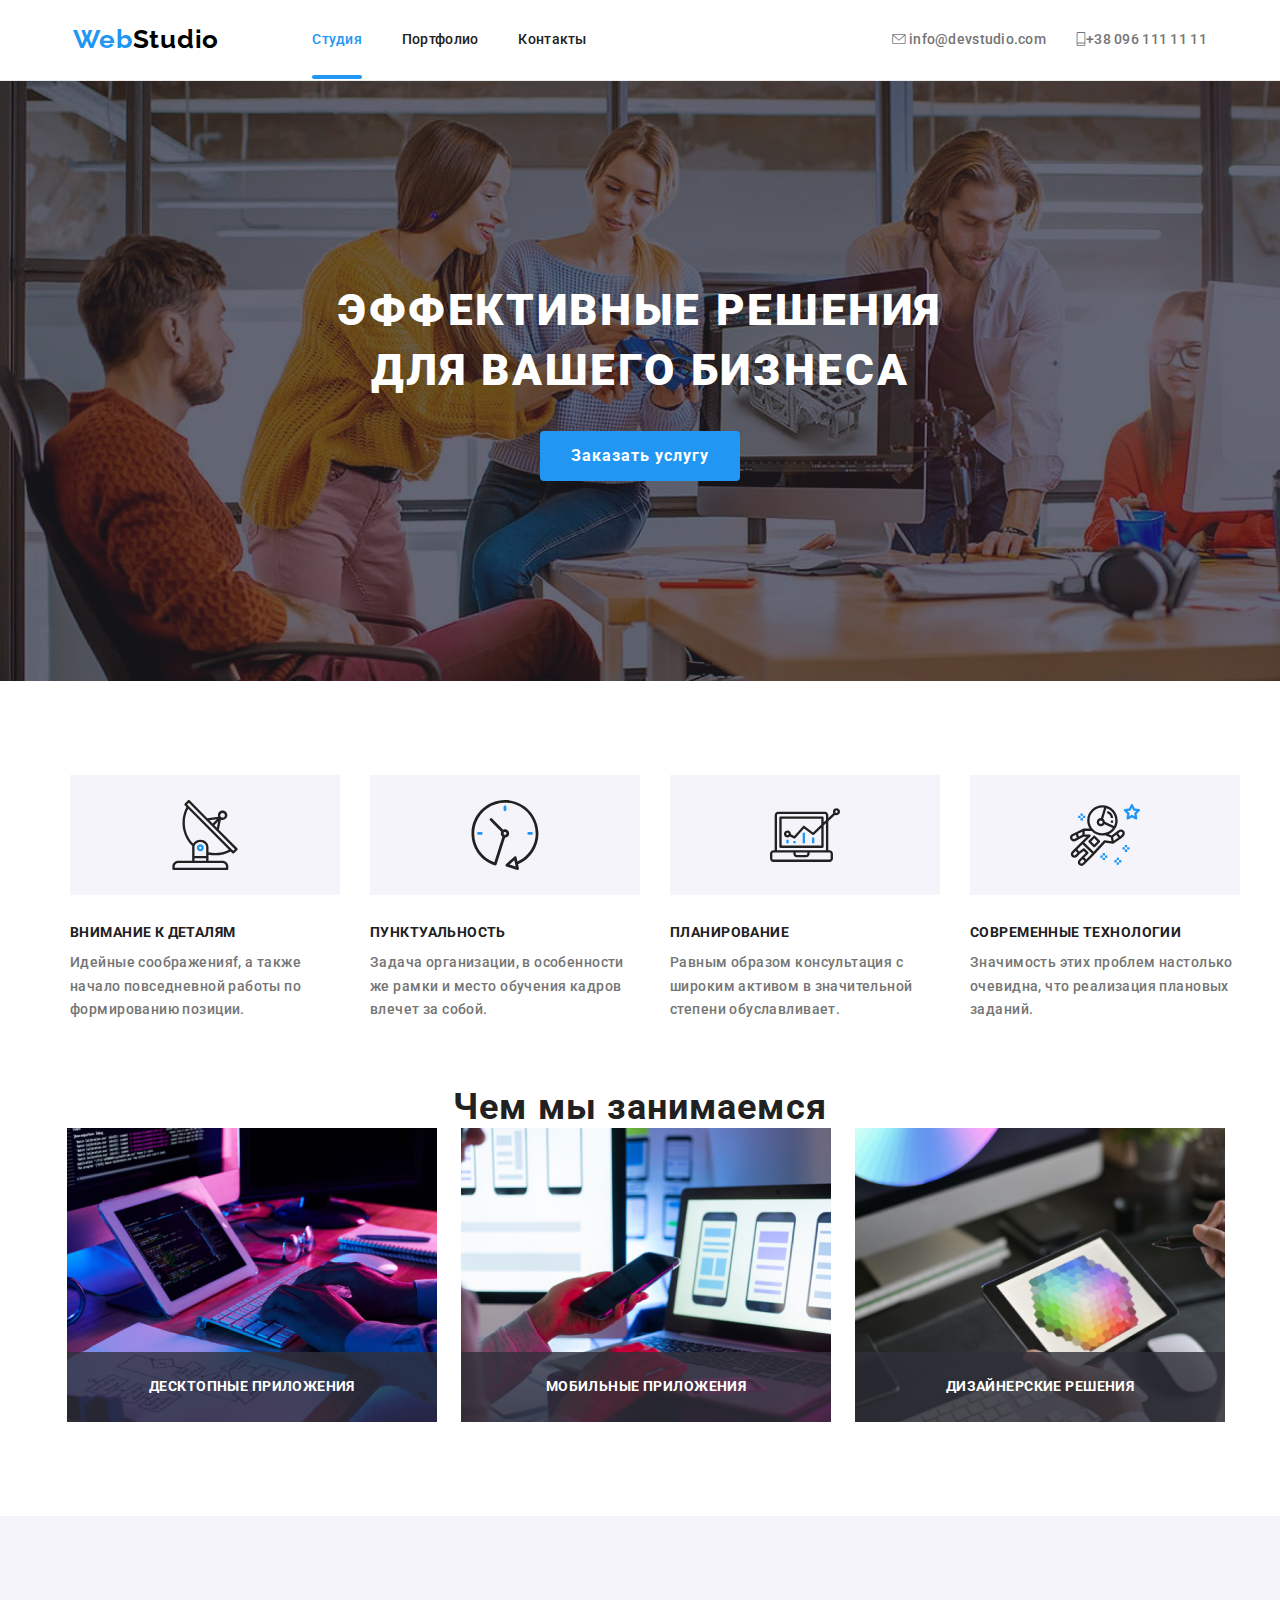
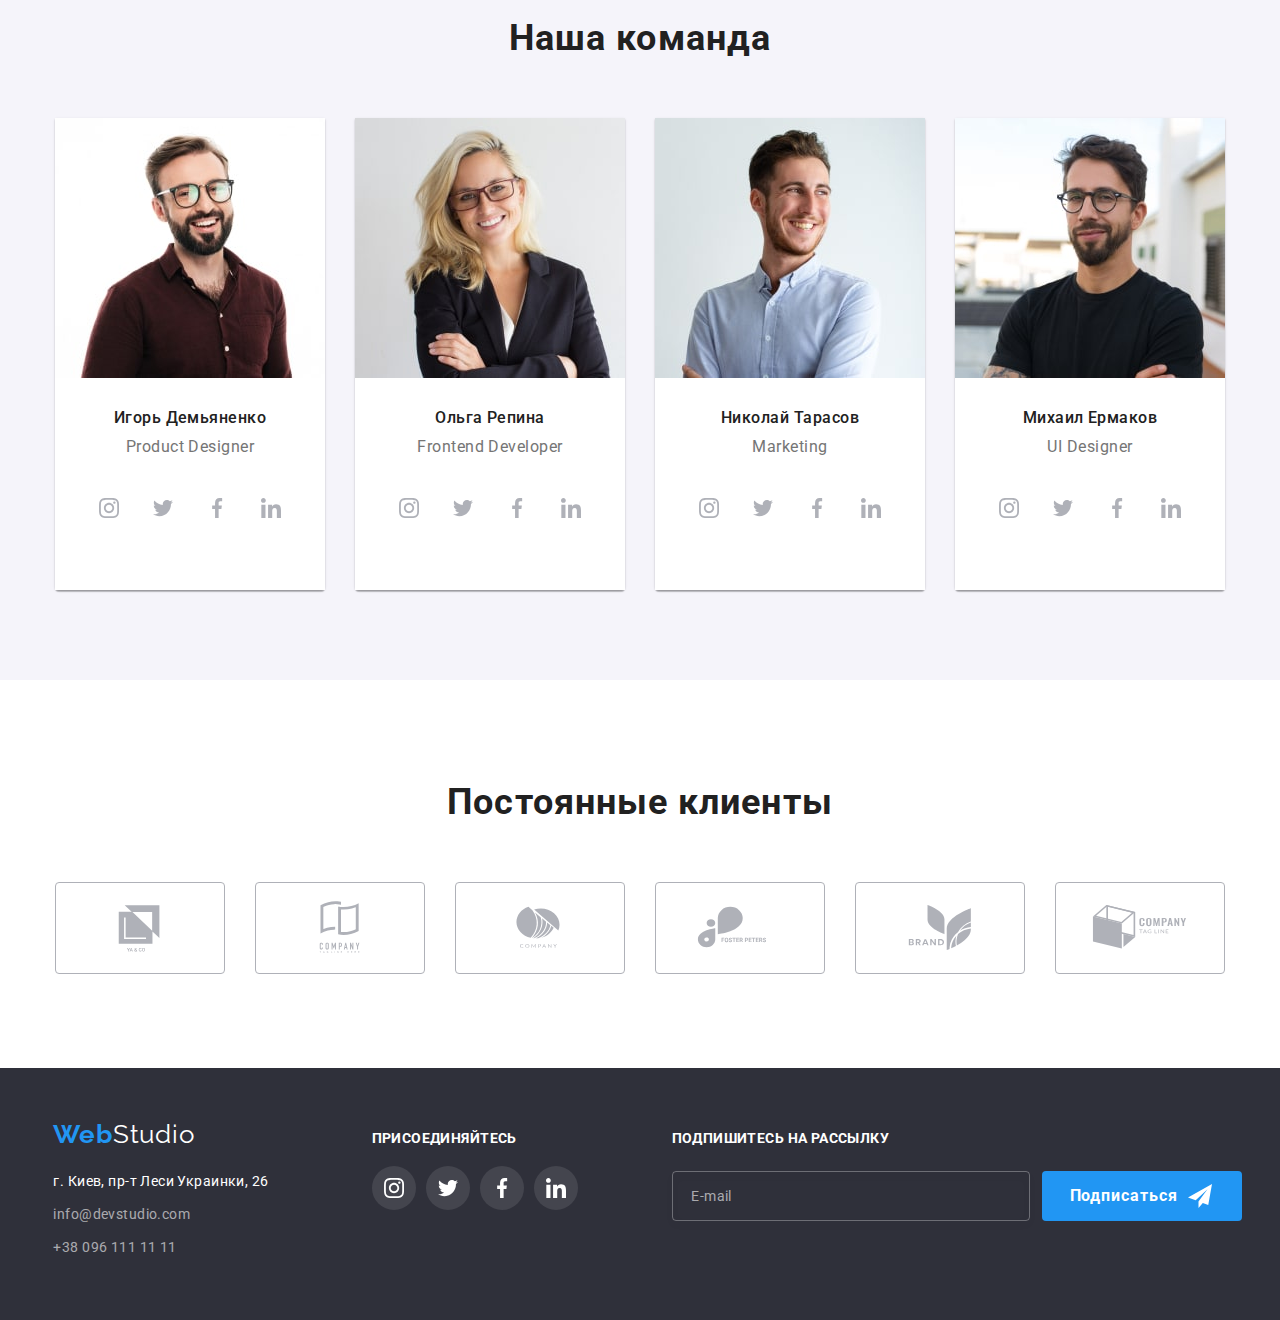
<file: index.html>
<!DOCTYPE html>
<html lang="ru">

<head>
    <meta charset="UTF-8" />
    <meta name="viewport" content="width=device-width, initial-scale=1.0" />
    <meta http-equiv="X-UA-Compatible" content="IE=edge" />
    <meta name="viewport" content="width=device-width, initial-scale=1.0" />
    <title>WebStudio</title>
    <link rel="preconnect" href="https://fonts.googleapis.com" />
    <link rel="preconnect" href="https://fonts.gstatic.com" crossorigin />
    <link href="https://fonts.googleapis.com/css2?family=Raleway:wght@700&family=Roboto:wght@400;500;700;900&display=swap" rel="stylesheet" />
    <link rel="stylesheet" href="https://cdnjs.cloudflare.com/ajax/libs/modern-normalize/0.6.0/modern-normalize.min.css" />
    <link rel="stylesheet" href="./css/main.min.css" />
    <style></style>
</head>

<body>
    <header class="header-con">
        <div class="header-con__container">
            <nav class="header-con__nav">
                <a href="./index.html" class="header-con__logo">
                    <span class="header-con__logoweb">Web</span>Studio
                </a>
                <div class="menu-container" id="menu-container" data-menu>
                    <ul class="header-con__nav-menu-btnlist">
                        <li>
                            <a href="./index.html" class="linkcolor current"> Студия </a>
                        </li>
                        <li>
                            <a href="./portfolio.html" class="linkcolor"> Портфолио </a>
                        </li>
                        <li>
                            <a href="" class="linkcolor"> Контакты </a>
                        </li>
                    </ul>
                    <div class="header-con__menu">
                        <ul class="header-con__nav-menu-contlist">
                            <li>
                                <a href="tel:+380961111111" class="contactcolor">
                    +38 096 111 11 11
                  </a>
                            </li>
                            <li>
                                <a href="mailto:info@devstudio.com" class="contactcolor">
                    info@devstudio.com
                  </a>
                            </li>
                        </ul>
                        <ul class="header-con__nav-menu-soclist">
                            <li>
                                <a href="#">Instagram</a>
                            </li>
                            <li>
                                <a href="#">Twitter</a>
                            </li>
                            <li>
                                <a href="#">Facebook</a>
                            </li>
                            <li>
                                <a href="#">LinkedIn</a>
                            </li>
                        </ul>
                    </div>
                </div>
                <button type="button" class="menu-button" aria-expanded="false" aria-controls="menu-container" data-menu-button>
            <svg
              width="40"
              height="40"
              aria-label="Переключатель мобильного меню"
            >
              <use
                class="icon-cross"
                href="./images/sprite.svg#icon-closef"
              ></use>
              <use class="icon-menu" href="./images/sprite.svg#icon-menu"></use>
            </svg>
          </button>

                <ul class="header-con__nav-list">
                    <li>
                        <a href="./index.html" class="header-con__buttons linkcolor current">
                Студия
              </a>
                    </li>
                    <li>
                        <a href="./portfolio.html" class="header-con__buttons linkcolor">
                Портфолио
              </a>
                    </li>
                    <li>
                        <a href="" class="header-con__buttons linkcolor"> Контакты </a>
                    </li>
                </ul>
                <ul class="headercontacts">
                    <li>
                        <a href="mailto:info@devstudio.com" class="header-con__buttons contactcolor">
                            <svg class="icon-mail" width="14" height="10">
                  <use href="./images/sprite.svg#icon-mail"></use>
                </svg> info@devstudio.com
                        </a>
                    </li>
                    <li>
                        <a href="tel:+380961111111" class="header-con__buttons contactcolor">
                            <svg class="icon-phone" width="10" height="14">
                  <use href="./images/sprite.svg#icon-phone"></use>
                </svg> +38 096 111 11 11
                        </a>
                    </li>
                </ul>
            </nav>
        </div>
    </header>
    <main>
        <!-- Baner========================================================================= -->
        <section class="baner">
            <div class="bgbaner">
                <h1 class="banertitle">
                    Эффективные решения<br /> для вашего бизнеса
                </h1>
                <button data-open-modal class="banerbutton" type="button">
            Заказать услугу
          </button>
            </div>
        </section>
        <!-- highlights========================================================================= -->
        <section class="highlights">
            <div class="container">
                <h2 style="visibility: hidden; position: absolute">
                    Наши сильные стороны
                </h2>
                <ul>
                    <li>
                        <div class="highbgicon">
                            <svg class="icon-detail" width="70" height="70">
                  <use href="./images/sprite.svg#icon-detail"></use>
                </svg>
                        </div>
                        <h3 class="hightitle">Внимание к деталям</h3>
                        <p>
                            Идейные соображенияf, а также начало повседневной работы по формированию позиции.
                        </p>
                    </li>
                    <li>
                        <div class="highbgicon">
                            <svg class="icon-detail" width="70" height="70">
                  <use href="./images/sprite.svg#icon-punctual"></use>
                </svg>
                        </div>
                        <h3 class="hightitle">Пунктуальность</h3>
                        <p>
                            Задача организации, в особенности же рамки и место обучения кадров влечет за собой.
                        </p>
                    </li>
                    <li>
                        <div class="highbgicon">
                            <svg class="icon-detail" width="70" height="70">
                  <use href="./images/sprite.svg#icon-planing"></use>
                </svg>
                        </div>
                        <h3 class="hightitle">Планирование</h3>
                        <p>
                            Равным образом консультация с широким активом в значительной степени обуславливает.
                        </p>
                    </li>
                    <li>
                        <div class="highbgicon">
                            <svg class="icon-detail" width="70" height="70">
                  <use href="./images/sprite.svg#icon-modtech"></use>
                </svg>
                        </div>
                        <h3 class="hightitle">Современные технологии</h3>
                        <p>
                            Значимость этих проблем настолько очевидна, что реализация плановых заданий.
                        </p>
                    </li>
                </ul>
            </div>
        </section>
        <!-- what we do================================================================================== -->
        <section class="whatwedo">
            <div class="container">
                <h2 class="whatwedotitle">Чем мы занимаемся</h2>
                <ul>
                    <li>
                        <img src="./images/keyb.jpg" alt="keyboards" width="370" />
                        <p class="whatwedotext">Десктопные приложения</p>
                    </li>
                    <li>
                        <img src="./images/phone.jpg" alt="phones" width="370" />
                        <p class="whatwedotext">Мобильные приложения</p>
                    </li>
                    <li>
                        <img src="./images/hex.jpg" alt="hexagons" width="370" />
                        <p class="whatwedotext">Дизайнерские решения</p>
                    </li>
                </ul>
            </div>
        </section>
        <!-- team================================================================================== -->
        <section class="team">
            <div class="container-con">
                <div class="container">
                    <h2 class="teamtitle">Наша команда</h2>
                    <ul class="teamlist">
                        <li>
                            <picture>
                                <source srcset="
                      ./images/our-team/img1-desktop-1x.jpg 1x,
                      ./images/our-team/img1-desktop-2x.jpg 2x
                    " media="(min-width: 1200px)" />
                                <source srcset="
                      ./images/our-team/img1-tablet-1x.jpg 1x,
                      ./images/our-team/img1-tablet-2x.jpg 2x
                    " media="(min-width: 768px)" />
                                <source srcset="
                      ./images/our-team/img1-mob-1x.jpg 1x,
                      ./images/our-team/img1-mob-2x.jpg 2x
                    " media="(min-width: 320px)" />
                                <img src="./images/igor.jpg" alt="Product Designer

" width="270" height="360" />
                            </picture>
                            <!-- <img src="./images/igor.jpg" alt="Igor" width="270" /> -->
                            <div class="teamcont">
                                <h3 class="teammember">Игорь Демьяненко</h3>
                                <p class="teamrole">Product Designer</p>
                            </div>
                            <div class="sociallink">
                                <ul>
                                    <li class="item">
                                        <a href="#" class="soclink"><svg class="icon" width="20" height="20">
                          <use
                            href="./images/sprite.svg#icon-instagram"
                          ></use></svg
                      ></a>
                                    </li>
                                    <li class="item">
                                        <a href="#" class="soclink"><svg class="icon" width="20" height="20">
                          <use
                            href="./images/sprite.svg#icon-twitter"
                          ></use></svg
                      ></a>
                                    </li>
                                    <li class="item">
                                        <a href="#" class="soclink"><svg class="icon" width="20" height="20">
                          <use
                            href="./images/sprite.svg#icon-facebook"
                          ></use></svg
                      ></a>
                                    </li>
                                    <li class="item">
                                        <a href="#" class="soclink"><svg class="icon" width="20" height="20">
                          <use
                            href="./images/sprite.svg#icon-linkedin"
                          ></use></svg
                      ></a>
                                    </li>
                                </ul>
                            </div>
                        </li>
                        <li>
                            <picture>
                                <source srcset="
                      ./images/our-team/img2-desktop-1x.jpg 1x,
                      ./images/our-team/img2-desktop-2x.jpg 2x
                    " media="(min-width: 1200px)" />
                                <source srcset="
                      ./images/our-team/img2-tablet-1x.jpg 1x,
                      ./images/our-team/img2-tablet-2x.jpg 2x
                    " media="(min-width: 768px)" />
                                <source srcset="
                      ./images/our-team/img2-mob-1x.jpg 1x,
                      ./images/our-team/img2-mob-2x.jpg 2x
                    " media="(min-width: 320px)" />
                                <img src="./images/olga.jpg" alt="Product Designer

" width="270" height="360" />
                            </picture>
                            <!-- <img src="./images/olga.jpg" alt="Olga" width="270" /> -->
                            <div class="teamcont">
                                <h3 class="teammember">Ольга Репина</h3>
                                <p class="teamrole">Frontend Developer</p>
                            </div>
                            <div class="sociallink">
                                <ul>
                                    <li class="item">
                                        <a href="#" class="soclink"><svg class="icon" width="20" height="20">
                          <use
                            href="./images/sprite.svg#icon-instagram"
                          ></use></svg
                      ></a>
                                    </li>
                                    <li class="item">
                                        <a href="#" class="soclink"><svg class="icon" width="20" height="20">
                          <use
                            href="./images/sprite.svg#icon-twitter"
                          ></use></svg
                      ></a>
                                    </li>
                                    <li class="item">
                                        <a href="#" class="soclink"><svg class="icon" width="20" height="20">
                          <use
                            href="./images/sprite.svg#icon-facebook"
                          ></use></svg
                      ></a>
                                    </li>
                                    <li class="item">
                                        <a href="#" class="soclink"><svg class="icon" width="20" height="20">
                          <use
                            href="./images/sprite.svg#icon-linkedin"
                          ></use></svg
                      ></a>
                                    </li>
                                </ul>
                            </div>
                        </li>
                        <li>
                            <picture>
                                <source srcset="
                      ./images/our-team/img3-desktop-1x.jpg 1x,
                      ./images/our-team/img3-desktop-2x.jpg 2x
                    " media="(min-width: 1200px)" />
                                <source srcset="
                      ./images/our-team/img3-tablet-1x.jpg 1x,
                      ./images/our-team/img3-tablet-2x.jpg 2x
                    " media="(min-width: 768px)" />
                                <source srcset="
                      ./images/our-team/img3-mob-1x.jpg 1x,
                      ./images/our-team/img3-mob-2x.jpg 2x
                    " media="(min-width: 320px)" />
                                <img src="./images/nikola.jpg" alt="Product Designer

" width="270" height="360" />
                            </picture>
                            <!-- <img src="./images/nikola.jpg" alt="Mikola" width="270" /> -->
                            <div class="teamcont">
                                <h3 class="teammember">Николай Тарасов</h3>
                                <p class="teamrole">Marketing</p>
                            </div>
                            <div class="sociallink">
                                <ul>
                                    <li class="item">
                                        <a href="#" class="soclink"><svg class="icon" width="20" height="20">
                          <use
                            href="./images/sprite.svg#icon-instagram"
                          ></use></svg
                      ></a>
                                    </li>
                                    <li class="item">
                                        <a href="#" class="soclink"><svg class="icon" width="20" height="20">
                          <use
                            href="./images/sprite.svg#icon-twitter"
                          ></use></svg
                      ></a>
                                    </li>
                                    <li class="item">
                                        <a href="#" class="soclink"><svg class="icon" width="20" height="20">
                          <use
                            href="./images/sprite.svg#icon-facebook"
                          ></use></svg
                      ></a>
                                    </li>
                                    <li class="item">
                                        <a href="#" class="soclink"><svg class="icon" width="20" height="20">
                          <use
                            href="./images/sprite.svg#icon-linkedin"
                          ></use></svg
                      ></a>
                                    </li>
                                </ul>
                            </div>
                        </li>
                        <li>
                            <picture>
                                <source srcset="
                      ./images/our-team/img4-desktop-1x.jpg 1x,
                      ./images/our-team/img4-desktop-2x.jpg 2x
                    " media="(min-width: 1200px)" />
                                <source srcset="
                      ./images/our-team/img4-tablet-1x.jpg 1x,
                      ./images/our-team/img4-tablet-2x.jpg 2x
                    " media="(min-width: 768px)" />
                                <source srcset="
                      ./images/our-team/img4-mob-1x.jpg 1x,
                      ./images/our-team/img4-mob-2x.jpg 2x
                    " media="(min-width: 320px)" />
                                <img src="./images/mihail.jpg" alt="Product Designer

" width="270" height="360" />
                            </picture>
                            <!-- <img src="./images/mihail.jpg" alt="Mihail" width="270" /> -->
                            <div class="teamcont">
                                <h3 class="teammember">Михаил Ермаков</h3>
                                <p class="teamrole">UI Designer</p>
                            </div>
                            <div class="sociallink">
                                <ul>
                                    <li class="item">
                                        <a href="#" class="soclink"><svg class="icon" width="20" height="20">
                          <use
                            href="./images/sprite.svg#icon-instagram"
                          ></use></svg
                      ></a>
                                    </li>
                                    <li class="item">
                                        <a href="#" class="soclink"><svg class="icon" width="20" height="20">
                          <use
                            href="./images/sprite.svg#icon-twitter"
                          ></use></svg
                      ></a>
                                    </li>
                                    <li class="item">
                                        <a href="#" class="soclink"><svg class="icon" width="20" height="20">
                          <use
                            href="./images/sprite.svg#icon-facebook"
                          ></use></svg
                      ></a>
                                    </li>
                                    <li class="item">
                                        <a href="#" class="soclink"><svg class="icon" width="20" height="20">
                          <use
                            href="./images/sprite.svg#icon-linkedin"
                          ></use></svg
                      ></a>
                                    </li>
                                </ul>
                            </div>
                        </li>
                    </ul>
                </div>
            </div>
        </section>
        <section class="clientssec">
            <h2 class="teamtitle">Постоянные клиенты</h2>
            <div class="client-cont">
                <div class="clientcontainer">
                    <ul>
                        <li>
                            <a href="#" class="clientlink"><svg class="icon-Logo1" width="106" height="60">
                    <use href="./images/sprite.svg#icon-Logo1"></use></svg
                ></a>
                        </li>
                        <li>
                            <a href="#" class="clientlink"><svg class="icon-Logo2" width="106" height="60">
                    <use href="./images/sprite.svg#icon-Logo2"></use></svg
                ></a>
                        </li>
                        <li>
                            <a href="#" class="clientlink"><svg class="icon-Logo3" width="106" height="60">
                    <use href="./images/sprite.svg#icon-Logo3"></use></svg
                ></a>
                        </li>
                        <li>
                            <a href="#" class="clientlink"><svg class="icon-Logo4" width="106" height="60">
                    <use href="./images/sprite.svg#icon-Logo4"></use></svg
                ></a>
                        </li>
                        <li>
                            <a href="#" class="clientlink"><svg class="icon-Logo5" width="106" height="60">
                    <use href="./images/sprite.svg#icon-Logo5"></use></svg
                ></a>
                        </li>
                        <li cl>
                            <a href="#" class="clientlink"><svg class="icon-Logo6" width="106" height="60">
                    <use href="./images/sprite.svg#icon-Logo6"></use></svg
                ></a>
                        </li>
                    </ul>
                </div>
            </div>
        </section>
    </main>
    <!-- ================================================================================== -->
    <footer class="footer">
        <div class="allfooter">
            <div class="containerfooter">
                <a href="./index.html" class="header-con__logo">
                    <span class="header-con__logoweb">Web</span
            ><span class="studio">Studio</span>
                </a>
                <address class="adress">г. Киев, пр-т Леси Украинки, 26</address>
                <ul>
                    <li>
                        <a href="mailto:info@devstudio.com" class="contacts">
                info@devstudio.com
              </a>
                    </li>
                    <li class="">
                        <a href="tel:+380961111111" class="contacts">
                +38 096 111 11 11
              </a>
                    </li>
                </ul>
            </div>
            <div class="connectsocial">
                <h3 class="footsoctitle">присоединяйтесь</h3>
                <ul class="footersocial">
                    <li class="item">
                        <a href="#" class="soclinkfooter"><svg class="icon" width="20" height="20">
                  <use href="./images/sprite.svg#icon-instagram"></use></svg
              ></a>
                    </li>
                    <li class="item">
                        <a href="#" class="soclinkfooter"><svg class="icon" width="20" height="20">
                  <use href="./images/sprite.svg#icon-twitter"></use></svg
              ></a>
                    </li>
                    <li class="item">
                        <a href="#" class="soclinkfooter"><svg class="icon" width="20" height="20">
                  <use href="./images/sprite.svg#icon-facebook"></use></svg
              ></a>
                    </li>
                    <li class="item">
                        <a href="#" class="soclinkfooter"><svg class="icon" width="20" height="20">
                  <use href="./images/sprite.svg#icon-linkedin"></use></svg
              ></a>
                    </li>
                </ul>
            </div>
            <div class="formcontainer">
                <form class="form" autocomplete="off">
                    <div class="form-sub-field">
                        <p class="subscribe">Подпишитесь на рассылку</p>
                        <input type="email" class="form-input" name="mail" id="mail" placeholder=" " />
                        <label for="mail" class="form-label">E-mail</label>
                    </div>

                    <button class="buttonsub" type="submit">
              Подписаться
              <svg class="icon-sendf" width="24" height="24">
                <use href="./images/sprite.svg#icon-sendf"></use>
              </svg>
            </button>
                </form>
            </div>
        </div>
    </footer>
    <!-- modal============================================================== -->
    <div class="backdrop is-hidden" data-backdrop>
        <div class="modal">
            <form class="form js-speaker-form">
                <button class="data-close-modal" data-close-modal>
            <svg class="icon-closef" width="18" height="18">
              <use href="./images/sprite.svg#icon-closef"></use>
            </svg>
          </button>
                <p class="modal-title">Оставьте свои данные, мы вам перезвоним</p>
                <div class="form-cont-name">
                    <label for="name" class="name-field-form name-pos">Имя</label>
                    <input class="field-form name-form-pos" type="text" name="name" id="name" placeholder="" autofocus />
                    <svg class="name-pos-icon" width="18" height="18">
              <use href="./images/sprite.svg#icon-personf"></use>
            </svg>
                </div>

                <div class="form-cont-phone">
                    <label for="tel" class="name-field-form phone-pos">Телефон</label>
                    <input class="field-form phone-form-pos" type="tel" name="tel" id="tel" placeholder="" />
                    <svg class="phone-pos-icon" width="18" height="18">
              <use href="./images/sprite.svg#icon-phonef"></use>
            </svg>
                </div>

                <div class="form-cont-mail">
                    <label for="mail" class="name-field-form mail-pos">Почта</label>
                    <input class="field-form mail-form-pos" type="email" name="mail" id="email" placeholder="" />
                    <svg class="mail-pos-icon" width="18" height="18">
              <use href="./images/sprite.svg#icon-emailf"></use>
            </svg>
                </div>
                <div class="form-cont">
                    <label for="comment" class="name-field-form comment-name-pos">Комментарий</label
            >
            <textarea
              class="comment-field"
              name="comment"
              id="comment"
              rows="8"
              placeholder="Введите текст "
            ></textarea>
          </div>
          <div class="form-cont">
            <label class="field">
              <input
                class="checkbox"
                type="checkbox"
                name="topic"
                value="html"
              />
              <span class="iconchkb"></span>
              <span class="label"
                >Соглашаюсь с рассылкой и принимаю
                <a href="#" class="chekbox-policy">Условия договора</a></span
              >
            </label>

                    <button type="submit" class="btn-form-submit">Отправить</button>
                </div>
            </form>
        </div>
    </div>

    <script src="./js/modal.js"></script>
    <script src="./js/menu.js"></script>
</body>

</html>
</file>
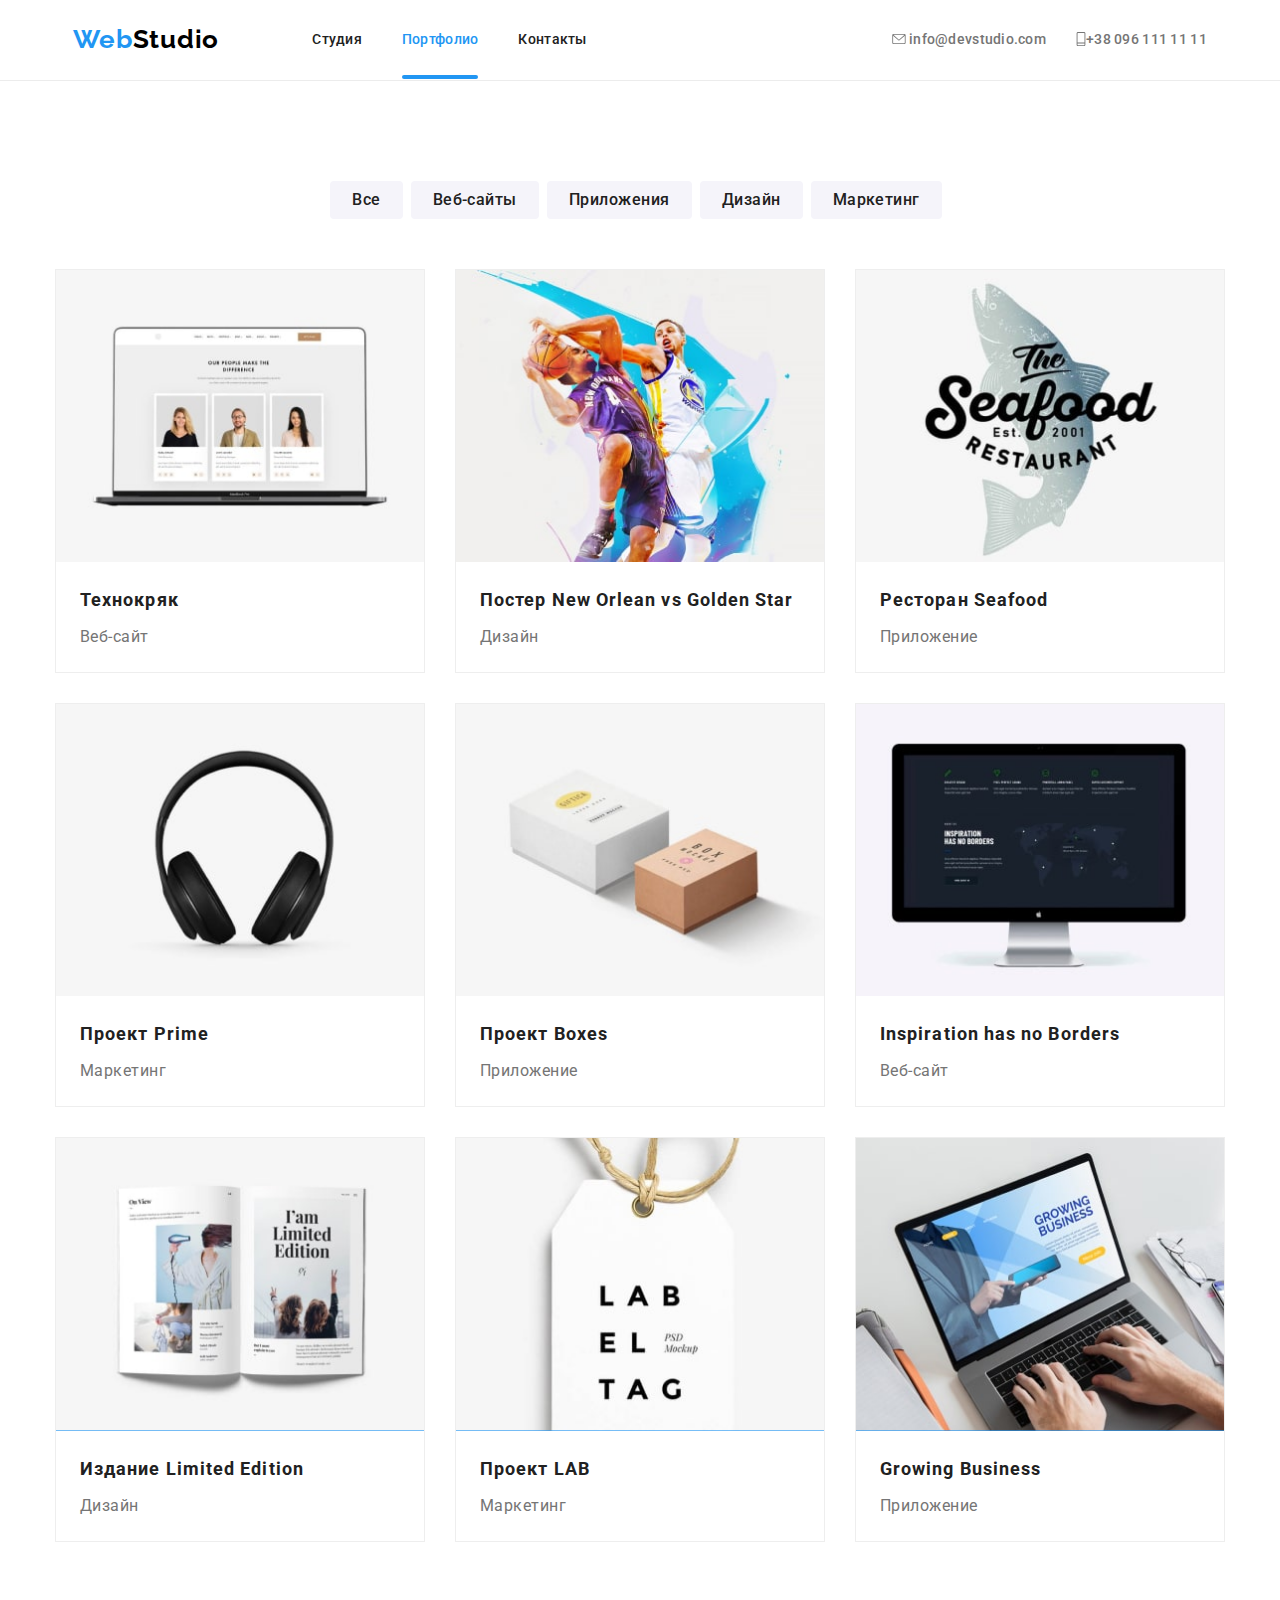
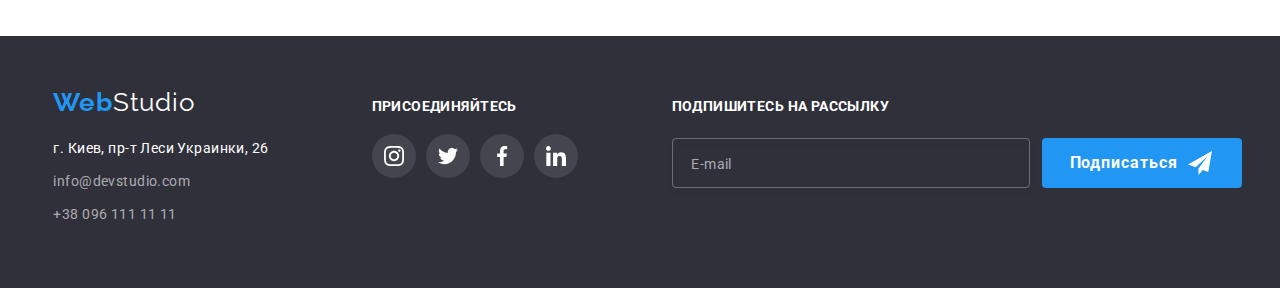
<file: portfolio.html>
<!DOCTYPE html>
<html lang="en">

<head>
    <meta charset="UTF-8" />
    <meta name="viewport" content="width=device-width, initial-scale=1.0" />

    <meta http-equiv="X-UA-Compatible" content="IE=edge" />
    <meta name="viewport" content="width=device-width, initial-scale=1.0" />
    <title>WebStudio</title>
    <link rel="preconnect" href="https://fonts.googleapis.com" />
    <link rel="preconnect" href="https://fonts.gstatic.com" crossorigin />
    <link href="https://fonts.googleapis.com/css2?family=Raleway:wght@700&family=Roboto:wght@400;500;700;900&display=swap" rel="stylesheet" />
    <link rel="stylesheet" href="https://cdnjs.cloudflare.com/ajax/libs/modern-normalize/0.6.0/modern-normalize.min.css" />
    <link rel="stylesheet" href="./css/main.min.css" />
</head>

<body class="portbody">
    <!-- Header -->
    <header class="header-con">
        <div class="header-con__container">
            <nav class="header-con__nav">
                <a href="./index.html" class="header-con__logo">
                    <span class="header-con__logoweb">Web</span>Studio
                </a>
                <div class="menu-container" id="menu-container" data-menu>
                    <ul class="header-con__nav-menu-btnlist">
                        <li>
                            <a href="./index.html" class="linkcolor"> Студия </a>
                        </li>
                        <li>
                            <a href="./portfolio.html" class="linkcolor current">
                  Портфолио
                </a>
                        </li>
                        <li>
                            <a href="" class="linkcolor"> Контакты </a>
                        </li>
                    </ul>
                    <div class="header-con__menu">
                        <ul class="header-con__nav-menu-contlist">
                            <li>
                                <a href="tel:+380961111111" class="contactcolor">
                    +38 096 111 11 11
                  </a>
                            </li>
                            <li>
                                <a href="mailto:info@devstudio.com" class="contactcolor">
                    info@devstudio.com
                  </a>
                            </li>
                        </ul>
                        <ul class="header-con__nav-menu-soclist">
                            <li>
                                <a href="#">Instagram</a>
                            </li>
                            <li>
                                <a href="#">Twitter</a>
                            </li>
                            <li>
                                <a href="#">Facebook</a>
                            </li>
                            <li>
                                <a href="#">LinkedIn</a>
                            </li>
                        </ul>
                    </div>
                </div>
                <button type="button" class="menu-button" aria-expanded="false" aria-controls="menu-container" data-menu-button>
            <svg
              width="40"
              height="40"
              aria-label="Переключатель мобильного меню"
            >
              <use
                class="icon-cross"
                href="./images/sprite.svg#icon-closef"
              ></use>
              <use class="icon-menu" href="./images/sprite.svg#icon-menu"></use>
            </svg>
          </button>

                <ul class="header-con__nav-list">
                    <li>
                        <a href="./index.html" class="header-con__buttons linkcolor">
                Студия
              </a>
                    </li>
                    <li>
                        <a href="./portfolio.html" class="header-con__buttons linkcolor current">
                Портфолио
              </a>
                    </li>
                    <li>
                        <a href="" class="header-con__buttons linkcolor"> Контакты </a>
                    </li>
                </ul>
                <ul class="headercontacts">
                    <li>
                        <a href="mailto:info@devstudio.com" class="header-con__buttons contactcolor">
                            <svg class="icon-mail" width="14" height="10">
                  <use href="./images/sprite.svg#icon-mail"></use>
                </svg> info@devstudio.com
                        </a>
                    </li>
                    <li>
                        <a href="tel:+380961111111" class="header-con__buttons contactcolor">
                            <svg class="icon-phone" width="10" height="14">
                  <use href="./images/sprite.svg#icon-phone"></use>
                </svg> +38 096 111 11 11
                        </a>
                    </li>
                </ul>
            </nav>
        </div>
    </header>
    <main>
        <section class="portmain">
            <div class="container">
                <h1 hidden>Портфолио</h1>
                <ul class="buttonsfilt">
                    <li><button type="button">Все</button></li>
                    <li><button type="button">Веб-сайты</button></li>
                    <li><button type="button">Приложения</button></li>
                    <li><button type="button">Дизайн</button></li>
                    <li><button on type="button">Маркетинг</button></li>
                </ul>
                <ul class="portlist">
                    <li>
                        <div class="portcart">
                            <picture>
                                <source srcset="
                      ./images/portfolio/img1-desktop-1x.jpg 1x,
                      ./images/portfolio/img1-desktop-2x.jpg 2x
                    " media="(min-width: 1200px)" />
                                <source srcset="
                      ./images/portfolio/img1-tablet-1x.jpg 1x,
                      ./images/portfolio/img1-tablet-2x.jpg 2x
                    " media="(min-width: 768px)" />
                                <source srcset="
                      ./images/portfolio/img1-mob-1x.jpg 1x,
                      ./images/portfolio/img1-mob-2x.jpg 2x
                    " media="(min-width: 320px)" />
                                <img src="./images/img.jpg" alt="laptop

" width="270" height="360" />
                            </picture>
                            <!-- <img src="./images/img.jpg" alt="laptop" /> -->
                            <div class="portoverlay">
                                <p class="porttextcont">
                                    Технокряк это современная площадка распространения коронавируса. Компании используют эту платформу для цифрового шпионажа и атак на защищённые сервера конкурентов.
                                </p>
                            </div>
                        </div>
                        <div class="portlistcont">
                            <h2>Технокряк</h2>
                            <p class="porttype">Веб-сайт</p>
                        </div>
                    </li>
                    <li>
                        <div class="portcart">
                            <picture>
                                <source srcset="
                      ./images/portfolio/img2-desktop-1x.jpg 1x,
                      ./images/portfolio/img2-desktop-2x.jpg 2x
                    " media="(min-width: 1200px)" />
                                <source srcset="
                      ./images/portfolio/img2-tablet-1x.jpg 1x,
                      ./images/portfolio/img2-tablet-2x.jpg 2x
                    " media="(min-width: 768px)" />
                                <source srcset="
                      ./images/portfolio/img2-mob-1x.jpg 1x,
                      ./images/portfolio/img2-mob-2x.jpg 2x
                    " media="(min-width: 320px)" />
                                <img src="./images/img1.jpg" alt="laptop

" width="270" height="360" />
                            </picture>
                            <!-- <img src="./images/img-1.jpg" alt="laptop" /> -->
                            <div class="portoverlay">
                                <p class="porttextcont">
                                    Технокряк это современная площадка распространения коронавируса. Компании используют эту платформу для цифрового шпионажа и атак на защищённые сервера конкурентов.
                                </p>
                            </div>
                        </div>

                        <div class="portlistcont">
                            <h2>Постер New Orlean vs Golden Star</h2>
                            <p class="porttype">Дизайн</p>
                        </div>
                    </li>
                    <li>
                        <div class="portcart">
                            <picture>
                                <source srcset="
                      ./images/portfolio/img3-desktop-1x.jpg 1x,
                      ./images/portfolio/img3-desktop-2x.jpg 2x
                    " media="(min-width: 1200px)" />
                                <source srcset="
                      ./images/portfolio/img3-tablet-1x.jpg 1x,
                      ./images/portfolio/img3-tablet-2x.jpg 2x
                    " media="(min-width: 768px)" />
                                <source srcset="
                      ./images/portfolio/img3-mob-1x.jpg 1x,
                      ./images/portfolio/img3-mob-2x.jpg 2x
                    " media="(min-width: 320px)" />
                                <img src="./images/img-2.jpg" alt="laptop

" width="270" height="360" />
                            </picture>
                            <!-- <img src="./images/img-2.jpg" alt="laptop" /> -->
                            <div class="portoverlay">
                                <p class="porttextcont">
                                    Технокряк это современная площадка распространения коронавируса. Компании используют эту платформу для цифрового шпионажа и атак на защищённые сервера конкурентов.
                                </p>
                            </div>
                        </div>

                        <div class="portlistcont">
                            <h2>Ресторан Seafood</h2>
                            <p class="porttype">Приложение</p>
                        </div>
                    </li>
                    <li>
                        <div class="portcart">
                            <picture>
                                <source srcset="
                      ./images/portfolio/img4-desktop-1x.jpg 1x,
                      ./images/portfolio/img4-desktop-2x.jpg 2x
                    " media="(min-width: 1200px)" />
                                <source srcset="
                      ./images/portfolio/img4-tablet-1x.jpg 1x,
                      ./images/portfolio/img4-tablet-2x.jpg 2x
                    " media="(min-width: 768px)" />
                                <source srcset="
                      ./images/portfolio/img4-mob-1x.jpg 1x,
                      ./images/portfolio/img4-mob-2x.jpg 2x
                    " media="(min-width: 320px)" />
                                <img src="./images/img-3.jpg" alt="laptop

" width="270" height="360" />
                            </picture>
                            <!-- <img src="./images/img-3.jpg" alt="laptop" /> -->
                            <div class="portoverlay">
                                <p class="porttextcont">
                                    Технокряк это современная площадка распространения коронавируса. Компании используют эту платформу для цифрового шпионажа и атак на защищённые сервера конкурентов.
                                </p>
                            </div>
                        </div>

                        <div class="portlistcont">
                            <h2>Проект Prime</h2>
                            <p class="porttype">Маркетинг</p>
                        </div>
                    </li>
                    <li>
                        <div class="portcart">
                            <picture>
                                <source srcset="
                      ./images/portfolio/img5-desktop-1x.jpg 1x,
                      ./images/portfolio/img5-desktop-2x.jpg 2x
                    " media="(min-width: 1200px)" />
                                <source srcset="
                      ./images/portfolio/img5-tablet-1x.jpg 1x,
                      ./images/portfolio/img5-tablet-2x.jpg 2x
                    " media="(min-width: 768px)" />
                                <source srcset="
                      ./images/portfolio/img5-mob-1x.jpg 1x,
                      ./images/portfolio/img5-mob-2x.jpg 2x
                    " media="(min-width: 320px)" />
                                <img src="./images/img-4.jpg" alt="laptop

" width="270" height="360" />
                            </picture>
                            <!-- <img src="./images/img-4.jpg" alt="laptop" /> -->
                            <div class="portoverlay">
                                <p class="porttextcont">
                                    Технокряк это современная площадка распространения коронавируса. Компании используют эту платформу для цифрового шпионажа и атак на защищённые сервера конкурентов.
                                </p>
                            </div>
                        </div>

                        <div class="portlistcont">
                            <h2>Проект Boxes</h2>
                            <p class="porttype">Приложение</p>
                        </div>
                    </li>
                    <li>
                        <div class="portcart">
                            <picture>
                                <source srcset="
                      ./images/portfolio/img6-desktop-1x.jpg 1x,
                      ./images/portfolio/img6-desktop-2x.jpg 2x
                    " media="(min-width: 1200px)" />
                                <source srcset="
                      ./images/portfolio/img6-tablet-1x.jpg 1x,
                      ./images/portfolio/img6-tablet-2x.jpg 2x
                    " media="(min-width: 768px)" />
                                <source srcset="
                      ./images/portfolio/img6-mob-1x.jpg 1x,
                      ./images/portfolio/img6-mob-2x.jpg 2x
                    " media="(min-width: 320px)" />
                                <img src="./images/img-5.jpg" alt="laptop

" width="270" height="360" />
                            </picture>
                            <!-- <img src="./images/img-5.jpg" alt="laptop" /> -->
                            <div class="portoverlay">
                                <p class="porttextcont">
                                    Технокряк это современная площадка распространения коронавируса. Компании используют эту платформу для цифрового шпионажа и атак на защищённые сервера конкурентов.
                                </p>
                            </div>
                        </div>

                        <div class="portlistcont">
                            <h2>Inspiration has no Borders</h2>
                            <p class="porttype">Веб-сайт</p>
                        </div>
                    </li>
                    <li>
                        <div class="portcart">
                            <picture>
                                <source srcset="
                      ./images/portfolio/img7-desktop-1x.jpg 1x,
                      ./images/portfolio/img7-desktop-2x.jpg 2x
                    " media="(min-width: 1200px)" />
                                <source srcset="
                      ./images/portfolio/img7-tablet-1x.jpg 1x,
                      ./images/portfolio/img7-tablet-2x.jpg 2x
                    " media="(min-width: 768px)" />
                                <source srcset="
                      ./images/portfolio/img7-mob-1x.jpg 1x,
                      ./images/portfolio/img7-mob-2x.jpg 2x
                    " media="(min-width: 320px)" />
                                <img src="./images/img-6.jpg" alt="laptop

" width="270" height="360" />
                            </picture>
                            <!-- <img src="./images/img-6.jpg" alt="laptop" /> -->
                            <div class="portoverlay">
                                <p class="porttextcont">
                                    Технокряк это современная площадка распространения коронавируса. Компании используют эту платформу для цифрового шпионажа и атак на защищённые сервера конкурентов.
                                </p>
                            </div>
                        </div>

                        <div class="portlistcont">
                            <h2>Издание Limited Edition</h2>
                            <p class="porttype">Дизайн</p>
                        </div>
                    </li>
                    <li>
                        <div class="portcart">
                            <picture>
                                <source srcset="
                      ./images/portfolio/img8-desktop-1x.jpg 1x,
                      ./images/portfolio/img8-desktop-2x.jpg 2x
                    " media="(min-width: 1200px)" />
                                <source srcset="
                      ./images/portfolio/img8-tablet-1x.jpg 1x,
                      ./images/portfolio/img8-tablet-2x.jpg 2x
                    " media="(min-width: 768px)" />
                                <source srcset="
                      ./images/portfolio/img8-mob-1x.jpg 1x,
                      ./images/portfolio/img8-mob-2x.jpg 2x
                    " media="(min-width: 320px)" />
                                <img src="./images/img-7.jpg" alt="laptop

" width="270" height="360" />
                            </picture>
                            <!-- <img src="./images/img-7.jpg" alt="laptop" /> -->
                            <div class="portoverlay">
                                <p class="porttextcont">
                                    Технокряк это современная площадка распространения коронавируса. Компании используют эту платформу для цифрового шпионажа и атак на защищённые сервера конкурентов.
                                </p>
                            </div>
                        </div>

                        <div class="portlistcont">
                            <h2>Проект LAB</h2>
                            <p class="porttype">Маркетинг</p>
                        </div>
                    </li>
                    <li>
                        <div class="portcart">
                            <picture>
                                <source srcset="
                      ./images/portfolio/img9-desktop-1x.jpg 1x,
                      ./images/portfolio/img9-desktop-2x.jpg 2x
                    " media="(min-width: 1200px)" />
                                <source srcset="
                      ./images/portfolio/img9-tablet-1x.jpg 1x,
                      ./images/portfolio/img9-tablet-2x.jpg 2x
                    " media="(min-width: 768px)" />
                                <source srcset="
                      ./images/portfolio/img9-mob-1x.jpg 1x,
                      ./images/portfolio/img9-mob-2x.jpg 2x
                    " media="(min-width: 320px)" />
                                <img src="./images/img1.jpg" alt="laptop

" width="270" height="360" />
                            </picture>
                            <!-- <img src="./images/img-8.jpg" alt="laptop" /> -->
                            <div class="portoverlay">
                                <p class="porttextcont">
                                    Технокряк это современная площадка распространения коронавируса. Компании используют эту платформу для цифрового шпионажа и атак на защищённые сервера конкурентов.
                                </p>
                            </div>
                        </div>

                        <div class="portlistcont">
                            <h2>Growing Business</h2>
                            <p class="porttype">Приложение</p>
                        </div>
                    </li>
                </ul>
            </div>
        </section>
    </main>
    <footer class="footer">
        <div class="allfooter">
            <div class="containerfooter">
                <!-- Logo -->
                <a href="./index.html" class="header-con__logo">
                    <span class="header-con__logoweb">Web</span
            ><span class="studio">Studio</span>
                </a>
                <!--Adress-->
                <address class="adress">г. Киев, пр-т Леси Украинки, 26</address>
                <!-- Contacts -->
                <ul>
                    <li>
                        <a href="mailto:info@devstudio.com" class="contacts">
                info@devstudio.com
              </a>
                    </li>
                    <li class="">
                        <a href="tel:+380961111111" class="contacts">
                +38 096 111 11 11
              </a>
                    </li>
                </ul>
            </div>
            <div class="connectsocial">
                <h3 class="footsoctitle">присоединяйтесь</h3>
                <ul class="footersocial">
                    <li class="item">
                        <a href="#" class="soclinkfooter"><svg class="icon" width="20" height="20">
                  <use href="./images/sprite.svg#icon-instagram"></use></svg
              ></a>
                    </li>
                    <li class="item">
                        <a href="#" class="soclinkfooter"><svg class="icon" width="20" height="20">
                  <use href="./images/sprite.svg#icon-twitter"></use></svg
              ></a>
                    </li>
                    <li class="item">
                        <a href="#" class="soclinkfooter"><svg class="icon" width="20" height="20">
                  <use href="./images/sprite.svg#icon-facebook"></use></svg
              ></a>
                    </li>
                    <li class="item">
                        <a href="#" class="soclinkfooter"><svg class="icon" width="20" height="20">
                  <use href="./images/sprite.svg#icon-linkedin"></use></svg
              ></a>
                    </li>
                </ul>
            </div>
            <!-- form=========================================== -->
            <div class="formcontainer">
                <form class="form" autocomplete="off">
                    <div class="form-sub-field">
                        <p class="subscribe">Подпишитесь на рассылку</p>
                        <input type="email" class="form-input" name="mail" id="mail" placeholder=" " />
                        <label for="mail" class="form-label">E-mail</label>
                    </div>

                    <button class="buttonsub" type="submit">
              Подписаться
              <svg class="icon-sendf" width="24" height="24">
                <use href="./images/sprite.svg#icon-sendf"></use>
              </svg>
            </button>
                </form>
            </div>
            <!-- ========================================================== -->
        </div>
    </footer>
    <script src="./js/menu.js"></script>
</body>

</html>
</file>
<file: css/main.min.css>
:root{--first-text-color: #212121;--second-text-color: #ffffff;--third-text-color: #757575;--fourth-text-color: #2196f3;--fifth-text-color: #000000;--sixth-text-color: #f5f4fa;--seventh-text-color: rgba(255, 255, 255, 0.6);--eights-text-color: #2f303a;--ninth-text-color: #ececec;--tenth-social-color: #afb1b8;--eleventh-social-color: rgba(255, 255, 255, 0.1);--twelve-grad-color: rgba(47, 48, 58, 0.4);--thirteen-layer-color: rgba(47, 48, 58, 0.8);--fourteen-text-color: rgba(255, 255, 255, 0.6);--transition-duration: 250ms;--transition-function: cubic-bezier(0.4, 0, 0.2, 1);--transition-property: background-color, color, fill}p,h1,h2,h3,h4,h5,h6{margin:0}ul{margin:0;padding:0}*{box-sizing:border-box}*:before,*:after{box-sizing:border-box}:focus,:active{outline:none}a:focus,a:active{outline:none}nav,footer,header,aside{display:block}html,body{height:100%;width:100%;font-size:100%;line-height:1;font-size:14px;-ms-text-size-adjust:100%;-moz-text-size-adjust:100%;-webkit-text-size-adjust:100%}input,button,textarea{font-family:inherit}input::-ms-clear{display:none}button{cursor:pointer}button::-moz-focus-inner{padding:0;border:0}a{text-decoration:none}a:visited,a:hover{text-decoration:none}ul,li{list-style:none}img{vertical-align:top}h1,h2,h3,h4,h5,h6{font-size:inherit;font-weight:400}.visually-hidden{position:absolute;width:1px;height:1px;margin:-1px;padding:0;overflow:hidden;border:0;clip:rect(0 0 0 0)}button{cursor:pointer}.hightitle,.whatwedotitle,.teamtitle,.teammember{color:var(--first-text-color)}ul{list-style:none}a{text-decoration:none}.header-con__nav-list,.header-con,.headercontacts,.header-con__container,.header-con__nav,.highlights ul,.whatwedo ul,.team ul,.buttonsfilt{align-items:center;display:flex}.highlights ul,.whatwedo ul,.team ul,.buttonsfilt{justify-content:center}.linkcolor:hover,.contactcolor:hover,.linkcolor:focus,.contactcolor:focus,.header-con__logoweb{transition-duration:var(--transition-duration);transition-timing-function:var(--transition-function);transition-property:var(--transition-property);color:var(--fourth-text-color)}.banertitle,.banerbutton,.adress,.studio{transition-duration:var(--transition-duration);transition-timing-function:var(--transition-function);transition-property:var(--transition-property);color:var(--second-text-color);font-style:normal;font-weight:400}.whatwedo li,.team li{margin-right:30px;background-color:var(--second-text-color)}.highlights li:last-child,.whatwedo li:last-child,.team li:last-child{margin-right:0px}body{background-color:var(--second-text-color);color:var(--third-text-color);font-family:Roboto, sans-serif;font-style:normal;font-weight:500;letter-spacing:0.03em;font-size:14px;line-height:1.7;list-style:none}body.modal-open{overflow:hidden}.header-con{border-style:solid;border-width:0.5px;border-top-width:0;border-left-width:0;border-right-width:0;border-bottom-color:var(--ninth-text-color);justify-content:center;align-items:center;display:flex}.header-con__container{display:flex;justify-content:center;align-items:center;padding-left:15px;padding-right:15px}@media screen and (max-width: 767px){.header-con__container{width:480px}}@media screen and (min-width: 768px){.header-con__container{width:768px}}@media screen and (min-width: 1200px){.header-con__container{width:1200px}}.container{margin-left:auto;margin-right:auto;padding-left:15px;padding-right:15px}@media screen and (max-width: 767px){.container{width:480px;height:auto}}@media screen and (min-width: 768px){.container{width:768px;height:auto}}@media screen and (min-width: 1200px){.container{width:1200px;height:auto}}.header-con__buttons{line-height:1.14;letter-spacing:0.02em;position:relative}@media screen and (max-width: 767px){.header-con__buttons{display:none}}.buttonsfilt button:hover,.buttonsfilt button:focus{transition-duration:var(--transition-duration);transition-timing-function:var(--transition-function);transition-property:var(--transition-property);color:var(--second-text-color);font-style:normal;font-weight:400}.banerbutton{background-color:var(--fourth-text-color);font-family:Roboto, sans-serif;font-weight:700;font-size:16px;line-height:1.87;display:flex;align-items:center;text-align:center;letter-spacing:0.06em;cursor:pointer;width:200px;height:50px;padding-top:10px;padding-bottom:10px;padding-left:25px;padding-right:25px;margin-left:auto;margin-right:auto;justify-content:center;border-radius:4px;border-style:none}@media screen and (max-width: 767px){.buttonsfilt{margin-bottom:30px}}@media screen and (min-width: 768px){.buttonsfilt{margin-bottom:30px}}@media screen and (min-width: 1200px){.buttonsfilt{margin-bottom:50px}}.buttonsfilt li{margin-right:8px}.buttonsfilt li:last-child{margin-right:8px}.buttonsfilt button{transition-duration:var(--transition-duration);transition-timing-function:var(--transition-function);transition-property:var(--transition-property);background-color:var(--sixth-text-color);color:var(--first-text-color);font-family:Roboto, sans-serif;font-weight:500;font-size:16px;line-height:1.62;letter-spacing:0.03em;text-align:center;border-style:none;border-radius:4px;padding-bottom:6px;padding-top:6px;padding-left:22px;padding-right:22px}.buttonsfilt button:hover,.buttonsfilt button:focus{transition-duration:var(--transition-duration);transition-timing-function:var(--transition-function);transition-property:var(--transition-property);background-color:var(--fourth-text-color);box-shadow:0px 1px 3px rgba(0,0,0,0.12),0px 1px 1px rgba(0,0,0,0.14),0px 2px 1px rgba(0,0,0,0.2)}.hightitle{font-weight:700;font-size:14px;line-height:1.14;letter-spacing:0.03em;text-transform:uppercase;margin-bottom:10px}.banertitle{font-family:Roboto, sans-serif;text-align:center;letter-spacing:0.06em;text-transform:uppercase;margin-left:auto;margin-right:auto;margin-bottom:30px}@media screen and (max-width: 767px){.banertitle{font-weight:900;font-size:26px;line-height:1.62;text-align:center;letter-spacing:0.06em;width:360px;padding-top:118px}}@media screen and (min-width: 768px){.banertitle{font-weight:900;font-size:26px;line-height:1.62;text-align:center;letter-spacing:0.06em;width:360px;padding-top:118px}}@media screen and (min-width: 1200px){.banertitle{width:696px;padding-top:200px;font-weight:900;font-size:44px;line-height:1.36}}.whatwedotitle,.teamtitle{font-weight:700;font-size:36px;line-height:1.17;text-align:center;letter-spacing:0.03em}@media screen and (max-width: 767px){.teamtitle{margin-bottom:30px}}@media screen and (min-width: 768px){.teamtitle{margin-bottom:30px}}@media screen and (min-width: 1200px){.teamtitle{margin-bottom:50px}}.footsoctitle{font-weight:700;font-size:14px;line-height:16px;letter-spacing:0.03em;text-transform:uppercase;color:var(--second-text-color);margin-bottom:20px}.portbody h2{font-weight:500;font-size:18px;line-height:2;letter-spacing:0.06em}.header-con li:not(:last-child){margin-right:40px}.header-con__logo{display:flex;font-family:Raleway, sans-serif;font-weight:700;font-size:26px;line-height:1.15;letter-spacing:0.03em;color:var(--fifth-text-color)}@media screen and (max-width: 767px){.header-con__logo{display:flex}}@media screen and (min-width: 1200px){.header-con__logo{margin-right:93px}}.icon-mail,.icon-phone{fill:currentColor}.linkcolor{transition-duration:var(--transition-duration);transition-timing-function:var(--transition-function);transition-property:var(--transition-property);color:var(--first-text-color)}.contactcolor{transition-duration:var(--transition-duration);transition-timing-function:var(--transition-function);color:var(--third-text-color)}.header-con__nav{width:100%}@media screen and (max-width: 767px){.header-con__nav{justify-content:space-between;padding-top:10px;padding-bottom:10px}}@media screen and (min-width: 768px){.header-con__nav{justify-content:space-between;padding-top:21px;padding-bottom:21px}}@media screen and (min-width: 1200px){.header-con__nav{justify-content:center;padding-top:25px;padding-bottom:25px}}@media screen and (max-width: 767px){.header-con__nav-list{display:none}}@media screen and (min-width: 1200px){.header-con__nav-list{margin-right:305px}}@media screen and (max-width: 767px){.headercontacts{display:none}}@media screen and (min-width: 768px){.headercontacts{display:flex;flex-direction:column;align-items:center;justify-content:center;font-weight:500;font-size:12px;line-height:1.16;letter-spacing:0.02em;align-items:flex-start}}@media screen and (min-width: 1200px){.headercontacts{display:flex;flex-direction:row;align-items:center;justify-content:center;font-weight:500;font-size:14px;line-height:1.16;letter-spacing:0.02em;align-items:center}}@media screen and (min-width: 768px){.headercontacts li:first-child{margin-right:0;margin-bottom:10px}}@media screen and (min-width: 1200px){.headercontacts li:first-child{margin-right:30px;margin-bottom:0}}@media screen and (min-width: 768px){.headercontacts li:last-child{display:flex;align-items:center}}.headercontacts li:last-child a{display:flex}.headercontacts li:last-child svg{display:flex}.current{transition-duration:var(--transition-duration);transition-timing-function:var(--transition-function);transition-property:var(--transition-property);color:var(--fourth-text-color)}.current::after{content:"";position:absolute;display:block;left:0;bottom:-32px;width:100%;height:4px;background-color:var(--fourth-text-color);opacity:1;transform:scaleX(1);transition:transform 250ms cubic-bezier(0.4, 0, 0.2, 1),opacity 250ms cubic-bezier(0.4, 0, 0.2, 1);border-radius:50px}.current:hover::after{opacity:0.3;transform:scaleY(-0.3) scaleX(-1.1)}.baner{background-color:var(--eights-text-color);margin-left:auto;margin-right:auto;justify-content:center;align-items:center}.bgbaner{display:flex;flex-direction:column;margin:0 auto}@media screen and (max-width: 768px){.bgbaner{background-image:radial-gradient(at center, var(--twelve-grad-color) 20%, var(--twelve-grad-color) 80%),url("../images/hero/overlay-mob-1x.jpg");max-width:480px;height:400px}}@media screen and (max-width: 768px) and (min-device-pixel-ratio: 2), screen and (max-width: 768px) and (-webkit-min-device-pixel-ratio: 2), screen and (max-width: 768px) and (min-resolution: 192dpi), screen and (max-width: 768px) and (min-resolution: 2dppx){.bgbaner{background-image:radial-gradient(at center, var(--twelve-grad-color) 20%, var(--twelve-grad-color) 80%),url("../images/hero/overlay-mob-2x.jpg")}}@media screen and (min-width: 768px){.bgbaner{background-image:radial-gradient(at center, var(--twelve-grad-color) 20%, var(--twelve-grad-color) 80%),url("../images/hero/overlay-tablet-1x.jpg");max-width:768px;height:400px}}@media screen and (min-width: 768px) and (min-device-pixel-ratio: 2), screen and (min-width: 768px) and (-webkit-min-device-pixel-ratio: 2), screen and (min-width: 768px) and (min-resolution: 192dpi), screen and (min-width: 768px) and (min-resolution: 2dppx){.bgbaner{background-image:radial-gradient(at center, var(--twelve-grad-color) 20%, var(--twelve-grad-color) 80%),url("../images/hero/overlay-tablet-2x.jpg")}}@media screen and (min-width: 1200px){.bgbaner{background-image:radial-gradient(at center, var(--twelve-grad-color) 20%, var(--twelve-grad-color) 80%),url("../images/hero/overlay-desktop-1x.jpg");max-width:1600px;height:600px}}@media screen and (min-width: 1200px) and (min-device-pixel-ratio: 2), screen and (min-width: 1200px) and (-webkit-min-device-pixel-ratio: 2), screen and (min-width: 1200px) and (min-resolution: 192dpi), screen and (min-width: 1200px) and (min-resolution: 2dppx){.bgbaner{background-image:radial-gradient(at center, var(--twelve-grad-color) 20%, var(--twelve-grad-color) 80%),url("../images/hero/overlay-desktop-2x.jpg")}}.bgbaner main p{font-weight:400}.soclinkfooter{transition-duration:var(--transition-duration);transition-timing-function:var(--transition-function);transition-property:var(--transition-property);color:var(--tenth-social-color);display:flex;justify-content:center;align-items:center;flex-shrink:0;margin:0 0 0 0;width:44px;height:44px;border-radius:100%;box-shadow:none;background-color:var(--eleventh-social-color);color:var(--second-text-color)}.soclinkfooter:hover,.soclinkfooter:focus{transition-duration:var(--transition-duration);transition-timing-function:var(--transition-function);transition-property:var(--transition-property);color:var(--second-text-color);background-color:var(--fourth-text-color)}.connectsocial,.footersocial,.soclinkfooter,footer{display:flex;justify-content:center}.connectsocial li:not(:last-child){margin-right:10px}.footer{display:flex;background-color:var(--eights-text-color);padding-top:60px;padding-bottom:60px;justify-content:flex-start;align-items:center}.allfooter{width:1200px;margin-left:auto;margin-right:auto;display:flex;justify-content:flex-start;align-items:flex-start;position:relative}@media screen and (min-width: 1200px){.adress{margin-top:20px;margin-bottom:9px}}.footer li{margin-bottom:9px}.icon-sendf{margin-left:10px;fill:currentColor}@media screen and (max-width: 767px){.allfooter{display:flex;align-content:center;flex-direction:column;justify-content:space-between}}@media screen and (min-width: 768px){.allfooter{flex-wrap:wrap;justify-content:center}}@media screen and (min-width: 1200px){.allfooter{display:flex;flex-wrap:nowrap;align-items:baseline}}@media screen and (max-width: 767px){.footer{height:603px;align-items:stretch}}@media screen and (min-width: 768px){.footer{height:463px}}@media screen and (min-width: 1200px){.footer{height:252px}}@media screen and (max-width: 767px){.containerfooter{display:flex;flex-direction:column;align-items:center;justify-content:center}}@media screen and (min-width: 768px){.containerfooter{display:flex;flex-direction:column;align-items:center;justify-content:center}}@media screen and (min-width: 1200px){.containerfooter{display:flex;flex-direction:column;align-items:flex-start;justify-content:center;padding-left:15px;margin-right:84px}}@media screen and (max-width: 767px){.connectsocial{display:flex;flex-direction:column;align-items:center;justify-content:center}}@media screen and (min-width: 768px){.connectsocial{flex-direction:column;align-items:center;justify-content:center;margin-left:173px}}@media screen and (min-width: 1200px){.connectsocial{display:flex;flex-direction:column;align-items:flex-start;justify-content:center;margin-left:0px}}@media screen and (max-width: 767px){.formcontainer{width:600px;display:flex;flex-direction:column;align-items:center;justify-content:center}}@media screen and (min-width: 768px){.formcontainer{width:768px;display:flex;flex-direction:column;align-items:center;justify-content:center}}.buttonsub{background-color:var(--fourth-text-color);font-family:Roboto, sans-serif;font-weight:700;font-size:16px;line-height:1.87;align-items:center;text-align:center;letter-spacing:0.06em;cursor:pointer;border-radius:4px;border-style:none;width:200px;height:50px;color:var(--second-text-color);padding-top:10px;padding-bottom:10px;padding-left:28px;padding-right:28px;margin-left:12px}@media screen and (max-width: 767px){.buttonsub{display:flex;align-items:center;text-align:center}}@media screen and (min-width: 768px){.buttonsub{display:flex;align-items:center;text-align:center}}.form-sub-field{position:relative;margin-bottom:20px}@media screen and (min-width: 768px){.form-sub-field{display:flex;flex-direction:column;align-items:center;justify-content:center}}@media screen and (min-width: 1200px){.form-sub-field{align-items:flex-start;margin-bottom:0px}}@media screen and (max-width: 767px){.form{display:flex;flex-direction:column;align-items:center;justify-content:center}}@media screen and (min-width: 768px){.form{display:flex;flex-direction:column;align-items:center;justify-content:center}}@media screen and (min-width: 1200px){.form{flex-direction:row;align-items:flex-end}}.subscribe{font-weight:700;text-transform:uppercase;color:var(--second-text-color)}@media screen and (max-width: 767px){.subscribe{display:flex;justify-content:center}}@media screen and (max-width: 767px){.containerfooter .header-con__logo{margin-bottom:20px}}@media screen and (min-width: 768px){.footersocial{margin-bottom:100px}}@media screen and (min-width: 1200px){.footersocial{margin-right:94px;margin-bottom:0}}.backdrop{position:fixed;top:0;left:0;width:100%;height:100%;background-color:rgba(0,0,0,0.5);opacity:1;transition:opacity 250ms cubic-bezier(0.4, 0, 0.2, 1)}.backdrop.is-hidden{opacity:0;pointer-events:none}.backdrop.is-hidden .modal{transform:translate(-50%, -50%) scale(1.1)}.modal{position:absolute;display:flex;top:50%;left:50%;background-color:#fff;transform:translate(-50%, -50%) scale(1);transition:transform 250ms cubic-bezier(0.4, 0, 0.2, 1);border-radius:4px}@media screen and (max-width: 1199px){.modal{min-height:609px;min-width:450px}}@media screen and (min-width: 1200px){.modal{min-height:581px;min-width:528px}}.modal-title{position:absolute;top:40px;left:40px;font-style:normal;font-weight:700;font-size:20px;line-height:1.15;text-align:center;letter-spacing:0.03em;color:var(--first-text-color)}.data-close-modal{position:absolute;top:8px;right:8px;display:flex;justify-content:center;align-items:center;flex-shrink:0;border-radius:100%;box-shadow:none;width:30px;height:30px;background-color:var(--second-text-color);border:1px solid rgba(0,0,0,0.1)}.data-close-modal:hover .icon-closef,.data-close-modal:focus .icon-closef{transition-duration:var(--transition-duration);transition-timing-function:var(--transition-function);transition-property:var(--transition-property);fill:var(--fourth-text-color)}.icon-closef{display:flex;justify-content:center;align-items:center;fill:var(--fifth-text-color)}.name-field-form{position:absolute;font-family:Roboto;font-style:normal;font-weight:normal;font-size:12px;line-height:1.16;letter-spacing:0.01em;color:var(--third-text-color)}.field-form{position:absolute;padding-left:45px;height:40px;border:1px solid rgba(33,33,33,0.2);box-sizing:border-box;border-radius:4px}@media screen and (max-width: 1199px){.field-form{width:370px}}@media screen and (min-width: 1200px){.field-form{width:448px}}.icon-form{position:absolute;width:18px;height:18px}.comment-field{resize:none;position:absolute;height:120px;left:40px;top:297px;border:1px solid rgba(33,33,33,0.2);box-sizing:border-box;border-radius:4px;padding-top:12px;padding-bottom:12px;padding-left:16px;padding-right:16px}@media screen and (max-width: 1199px){.comment-field{width:370px}}@media screen and (min-width: 1200px){.comment-field{width:448px}}.comment-name-pos{left:40px;top:279px}.field{position:absolute;display:flex;align-items:center;left:52px;top:442px}.checkbox{position:absolute;width:1px;height:1px;margin:-1px;border:0;padding:0;clip:rect(0 0 0 0);overflow:hidden}.iconchkb{display:inline-block;width:15px;height:15px;margin-right:5px;border:2px solid #2a2a2a;border-radius:4px;transition:transform 250ms linear}.checkbox:checked+.iconchkb{transform:scale(1.2);border-color:transparent;background-color:var(--fourth-text-color);background-image:url("../images/full-check.svg");background-size:contain;background-origin:border-box}.label{transition:transform 250ms linear}.checkbox:checked ~ .label{transform:translateX(20px)}.chekbox-form:checked:before{color:black !important}.name-chekbox-form{position:absolute;width:400.62px;height:24px;left:76.38px;top:437px;font-family:Roboto;font-style:normal;font-weight:normal;font-size:14px;line-height:1, 71px;letter-spacing:0.03em;color:#757575}.chekbox-policy{text-decoration:underline;color:var(--fourth-text-color)}.name-pos{position:absolute;left:40px;top:75px}.form-cont-name:hover .name-pos-icon,.form-cont-name:focus .name-pos-icon{transition-duration:var(--transition-duration);transition-timing-function:var(--transition-function);transition-property:var(--transition-property);fill:var(--fourth-text-color)}.phone-pos{position:absolute;left:40px;top:143px}.form-cont-phone:hover .phone-pos-icon,.form-cont-phone:focus .phone-pos-icon{transition-duration:var(--transition-duration);transition-timing-function:var(--transition-function);transition-property:var(--transition-property);fill:var(--fourth-text-color)}.mail-pos{position:absolute;left:40px;top:211px}.form-cont-mail:hover .mail-pos-icon,.form-cont-mail:focus .mail-pos-icon{transition-duration:var(--transition-duration);transition-timing-function:var(--transition-function);transition-property:var(--transition-property);fill:var(--fourth-text-color)}.name-form-pos{position:absolute;left:40px;top:93px}.phone-form-pos{position:absolute;left:40px;top:161px}.mail-form-pos{position:absolute;left:40px;top:229px}.name-pos-icon{position:absolute;left:52px;top:104px}.phone-pos-icon{position:absolute;left:52px;top:172px}.mail-pos-icon{position:absolute;left:52px;top:240px}@media screen and (max-width: 1199px){.field{font-size:12px}}@media screen and (min-width: 1200px){.field{font-size:14px}}.btn-form-submit{position:absolute;background-color:var(--fourth-text-color);font-family:Roboto, sans-serif;font-weight:700;font-size:16px;line-height:1.87;display:flex;align-items:center;text-align:center;justify-content:center;letter-spacing:0.06em;cursor:pointer;border-radius:4px;border-style:none;width:200px;height:50px;display:flex;align-items:center;text-align:center;color:var(--second-text-color);padding-top:10px;padding-bottom:10px;padding-left:28px;padding-right:28px;margin-left:12px;bottom:40px}@media screen and (max-width: 1199px){.btn-form-submit{left:125px}}@media screen and (min-width: 1200px){.btn-form-submit{left:164px}}.menu-button{display:flex;margin:0;padding:0;border:none;background-color:transparent;z-index:2}@media screen and (min-width: 768px){.menu-button{display:none}}.menu-button:hover .icon-cross,.menu-button:focus .icon-menu{transition-duration:var(--transition-duration);transition-timing-function:var(--transition-function);transition-property:var(--transition-property);fill:var(--fourth-text-color)}.menu-button .icon-cross{display:none}.menu-button.is-open .icon-cross{display:block;z-index:2}.menu-button.is-open .icon-menu{display:none}.header-con__nav-menu-btnlist{display:flex;font-weight:500;font-size:40px;line-height:1.17;flex-direction:column;align-items:flex-start;padding-top:48px;padding-left:40px}.header-con__nav-menu-btnlist .current::after{display:none}.header-con__nav-menu-btnlist li:not(:last-child){margin-bottom:32px}.header-con__nav-menu-contlist{display:flex;flex-direction:column;align-items:flex-start;margin-bottom:64px}.header-con__nav-menu-contlist li:first-child a{font-weight:500;font-size:34px;line-height:1.17;color:var(--fourth-text-color);letter-spacing:0.02em}.header-con__nav-menu-contlist li:not(:last-child){margin-bottom:32px}.header-con__nav-menu-soclist li a{font-weight:500;font-size:18px;line-height:1.22;letter-spacing:0.02em;color:var(--fourth-text-color);display:flex}.header-con__nav-menu-soclist{display:flex}.header-con__nav-menu-soclist li:not(:last-child){margin-right:10px;padding-right:10px;border-style:solid;border-width:0.5px;border-top-width:0;border-left-width:0;border-bottom-width:0;border-right-color:rgba(33,33,33,0.2)}.header-con__menu{display:flex;flex-direction:column;padding-left:40px;padding-bottom:48px}.menu-container{position:absolute;background-color:var(--second-text-color);text-align:center;font-size:20px;z-index:1}@media screen and (max-width: 767px){.menu-container{display:none;position:absolute;top:0%;left:0;width:100vw;height:100vh}.menu-container.is-open{z-index:1;display:flex;flex-direction:column;justify-content:space-between}}@media screen and (min-width: 768px){.menu-container{display:none}}@media screen and (max-width: 767px){.highlights{padding-top:60px}}@media screen and (min-width: 768px){.highlights{padding-top:60px}}@media screen and (min-width: 1200px){.highlights{padding-top:94px}}.highlights li{margin-right:30px;background-color:var(--second-text-color)}@media screen and (max-width: 767px){.highlights .container ul{height:auto;padding-bottom:60px}}@media screen and (min-width: 768px){.highlights .container ul{height:auto;padding-bottom:90px}}@media screen and (min-width: 1200px){.highlights .container ul{padding-bottom:47px}}@media screen and (max-width: 767px){.highlights li{width:450px;display:flex;flex-direction:column;align-items:center;justify-content:center;margin-right:0}}@media screen and (min-width: 768px){.highlights li{width:354px;margin-right:30px;margin-bottom:30px}}@media screen and (min-width: 1200px){.highlights li{width:270px;margin-right:30px}}@media screen and (max-width: 767px){.highlights ul{flex-direction:column;align-items:center}}@media screen and (min-width: 768px){.highlights ul{flex-wrap:wrap;margin-right:-30px;margin-bottom:-30px;align-items:flex-start}}.highbgicon{display:flex;background-color:var(--sixth-text-color);height:120px;justify-content:center;align-items:center;margin-bottom:30px}@media screen and (max-width: 767px){.highbgicon{width:450px}}@media screen and (min-width: 768px){.highbgicon{width:354px}}@media screen and (min-width: 1200px){.highbgicon{width:270px}}@media screen and (min-width: 768px){.highlights li:nth-child(2n){margin-right:0px}.highlights li:nth-last-child(-n+2){margin-bottom:0px}}@media screen and (min-width: 1200px){.highlights li:not(:last-child){margin-right:30px}.highlights li{margin-bottom:0px}}.whatwedo img,.teamlist img{max-width:100%;height:auto}.whatwedo li{position:relative;display:flex;justify-content:center;margin:0 auto;overflow:hidden}.whatwedotext{background-color:var(--thirteen-layer-color);flex-shrink:0;position:absolute;width:100%;height:70px;bottom:0;right:0;margin:0;display:flex;justify-content:center;align-items:center;font-weight:700;font-size:14px;line-height:1.14;text-transform:uppercase;color:var(--second-text-color)}@media screen and (max-width: 767px){.whatwedo{display:none}}@media screen and (min-width: 768px){.whatwedo{display:none}}@media screen and (min-width: 1200px){.whatwedo{display:flex;padding-bottom:94px}}@media screen and (min-width: 1200px){.whatwedo .container .whatwedotitle{padding-top:47px}}.team{background-color:var(--sixth-text-color)}.team li{width:270px;border-style:none;box-shadow:0px 1px 3px rgba(0,0,0,0.12),0px 1px 1px rgba(0,0,0,0.14),0px 2px 1px rgba(0,0,0,0.2);border-radius:0px 0px 4px 4px}.teammember{font-weight:500}.teamcont{padding-top:30px;margin-bottom:30px}.teammember{font-size:16px;line-height:1.19;text-align:center;letter-spacing:0.03em}.teamrole{font-size:16px;line-height:1.19;text-align:center;letter-spacing:0.03em;margin-top:10px;font-weight:400}@media screen and (max-width: 767px){.teamlist{flex-direction:column;margin-right:0;margin-bottom:-30px}}@media screen and (min-width: 768px){.teamlist{flex-wrap:wrap;margin-bottom:-30px}}@media screen and (min-width: 1200px){.container-con{padding-bottom:124px}}@media screen and (max-width: 767px){.team li{margin-right:0;width:100%}}@media screen and (min-width: 768px){.team li{margin-right:30px;width:354px}}@media screen and (min-width: 1200px){.team li{width:270px}}@media screen and (max-width: 767px){.team{padding-top:60px}}@media screen and (min-width: 768px){.team{padding-top:60px}}@media screen and (min-width: 1200px){.team{padding-top:94px}}@media screen and (max-width: 767px){.teamtitle{font-size:28px;line-height:1.17;text-align:center;letter-spacing:0.03em}}@media screen and (min-width: 768px){.teamtitle{font-size:28px;line-height:1.17;text-align:center;letter-spacing:0.03em}}@media screen and (min-width: 1200px){.teamtitle{font-size:36px;line-height:1.61;text-align:center;letter-spacing:0.03em}}@media screen and (min-width: 768px){.team li:nth-child(2n){margin-right:0px}.team li:nth-last-child(-n+2){margin-bottom:0px}}@media screen and (min-width: 1200px){.team li:not(:last-child){margin-right:30px}.team li{margin-bottom:0px}}@media screen and (max-width: 767px){.teamlist li img{width:100%}}@media screen and (min-width: 768px){.teamlist li img{width:100%}}@media screen and (max-width: 767px){.team li:not(:last-child){margin-bottom:30px}}@media screen and (min-width: 768px){.team li:not(:last-child){margin-bottom:30px}}@media screen and (max-width: 767px){.container-con{padding-bottom:60px}}@media screen and (min-width: 768px){.container-con{padding-bottom:60px}}@media screen and (min-width: 1200px){.container-con{padding-bottom:90px}}@media screen and (max-width: 767px){.clientssec{padding-bottom:30px;padding-top:60px}}@media screen and (min-width: 768px){.clientssec{padding-bottom:30px;padding-top:60px}}@media screen and (min-width: 1200px){.clientssec{padding-bottom:94px;padding-top:94px}}.clientcontainer{display:flex;justify-content:center;align-items:center}.clientcontainer ul{display:flex;display:flex;justify-content:center;align-items:center}.clientlink{transition-duration:var(--transition-duration);transition-timing-function:var(--transition-function);transition-property:var(--transition-property);display:flex;justify-content:center;align-items:center;width:170px;height:92px;border-style:solid;border-radius:4px;border-width:1px;border-color:var(--tenth-social-color);fill:var(--tenth-social-color)}.clientlink:hover,.clientlink:focus{transition-duration:var(--transition-duration);transition-timing-function:var(--transition-function);transition-property:var(--transition-property);fill:var(--fourth-text-color);border-color:var(--fourth-text-color)}.clientcontainer li:not(:last-child){margin-right:30px}.contacts{color:var(--seventh-text-color);font-weight:400}@media screen and (max-width: 767px){.clientcontainer ul{flex-wrap:wrap;margin-top:-30px}}@media screen and (min-width: 768px){.clientcontainer ul{flex-wrap:wrap}}@media screen and (max-width: 767px){.clientcontainer li a{width:210px}}@media screen and (min-width: 768px){.clientcontainer li a{width:226px}}@media screen and (min-width: 1200px){.clientcontainer li a{width:170px}}@media screen and (max-width: 767px){.clientcontainer{width:450px;align-content:center;justify-content:center}}@media screen and (min-width: 768px){.clientcontainer{width:738px;align-content:center;justify-content:center}}@media screen and (min-width: 1200px){.clientcontainer{width:1170px;align-content:center;justify-content:center}}.clientcontainer li{margin-bottom:30px}@media screen and (max-width: 767px){.clientcontainer li:nth-child(2n){margin-right:0px}}@media screen and (min-width: 768px){.clientcontainer li:nth-child(3n){margin-right:0px}}@media screen and (min-width: 1200px){.clientcontainer li:not(:last-child){margin-right:30px}.clientcontainer li{margin-bottom:0px}}.client-cont{display:flex;align-content:center;justify-content:center;min-width:450px}.portbody{color:var(--first-text-color)}@media screen and (max-width: 767px){.portmain{margin-left:auto;margin-right:auto;padding-top:66px;padding-bottom:60px}}@media screen and (min-width: 768px){.portmain{margin-left:auto;margin-right:auto;padding-top:66px;padding-bottom:60px}}@media screen and (min-width: 1200px){.portmain{margin-left:auto;margin-right:auto;padding-top:100px;padding-bottom:94px}}.porttype{color:var(--third-text-color);font-weight:400;font-size:16px;line-height:1.87;letter-spacing:0.03em}.portlist{display:flex;flex-wrap:wrap;margin-right:-30px;margin-bottom:-30px}.portlist h2{font-weight:700;margin-bottom:4px}.portlist li{transition-duration:var(--transition-duration);transition-timing-function:var(--transition-function);transition-property:var(--transition-property);padding-left:0;border-style:solid;border-width:1px;border-color:#eeeeee;width:calc(100% / 3 - 30px)}.portlist li:hover,.portlist li:focus{transition-duration:var(--transition-duration);transition-timing-function:var(--transition-function);transition-property:var(--transition-property);box-shadow:0px 1px 1px rgba(0,0,0,0.12),0px 4px 4px rgba(0,0,0,0.06),1px 4px 6px rgba(22,15,15,0.16)}.portlist img{max-width:100%;height:auto}.porttextcont{font-weight:normal;font-size:18px;line-height:1.56;color:var(--second-text-color);letter-spacing:0.03em;align-items:center;padding-left:24px;padding-right:24px;padding-top:63px;padding-bottom:63px}.portcart{position:relative;overflow:hidden}.portoverlay{position:absolute;top:0;left:0;width:100%;height:100%;background-color:var(--fourth-text-color);opacity:80;transform:translateY(100%);transition:transform 250ms cubic-bezier(0.4, 0, 0.2, 1),opacity 250ms cubic-bezier(0.4, 0, 0.2, 1)}.portlist li:hover .portoverlay{transform:translateY(0);opacity:60%}.portlistcont{padding-left:24px;padding-right:24px;padding-bottom:20px;padding-top:20px}@media screen and (max-width: 767px){.buttonsfilt{display:flex;flex-wrap:wrap;justify-content:flex-start}}@media screen and (max-width: 767px){.buttonsfilt li{display:flex;justify-content:flex-start;margin-bottom:15px}}@media screen and (max-width: 767px){.portlist li{width:calc(100% / 1 - 30px)}}@media screen and (min-width: 768px){.portlist li{width:calc(100% / 2 - 30px)}}@media screen and (min-width: 1200px){.portlist li{width:calc(100% / 3 - 30px)}}@media screen and (max-width: 767px){.portlist li img{width:100%}}@media screen and (min-width: 768px){.portlist li img{width:100%}}@media screen and (min-width: 1200px){.portlist li img{width:100%}}@media screen and (max-width: 767px){.portlist ul{margin-right:-30px;margin-bottom:-30px}}@media screen and (min-width: 768px){.portlist ul{margin-right:-30px;margin-bottom:-30px}}@media screen and (min-width: 1200px){.portlist ul{margin-right:-30px;margin-bottom:-30px}}.portlist li{margin-bottom:30px;margin-right:30px}@media screen and (max-width: 767px){.portlist li:nth-child(1n){margin-right:0px}.portlist li:not(:last-child){margin-bottom:30px}}@media screen and (min-width: 768px){.portlist li:nth-child(2n){margin-right:0px}}@media screen and (min-width: 1200px){.portlist li:not(:last-child){margin-right:30px}.portlist li{margin-bottom:30px}}.form-label{color:var(--fourteen-text-color);position:absolute;top:62%;left:40px;transform:translateX(-50%);transition:transform 250ms linear;font-weight:normal;align-items:center}.form-input{width:358px;height:50px;margin-top:20px;padding:10px 20px;padding-left:40px;font:inherit;background-color:inherit;border:1px solid rgba(255,255,255,0.3);box-sizing:border-box;filter:drop-shadow(0px 4px 4px rgba(0,0,0,0.15));border-radius:4px;color:var(--fourth-text-color);font-size:20px}.form-input:focus+.form-label,.form-input:not(:placeholder-shown)+.form-label{color:var(--fourth-text-color);font-weight:700;transform:translateX(-100px)}.sociallink{padding-left:30px;padding-right:30px;padding-bottom:30px;background-color:var(--second-text-color)}.sociallink .item{box-shadow:none;margin:0 0 0 0}.sociallink .item:not(:last-child){margin-right:10px}.soclink{transition-duration:var(--transition-duration);transition-timing-function:var(--transition-function);transition-property:var(--transition-property);color:var(--tenth-social-color);display:flex;justify-content:center;align-items:center;flex-shrink:0;margin:0 0 0 0;width:44px;height:44px;border-radius:100%;box-shadow:none}.soclink:hover,.soclink:focus{transition-duration:var(--transition-duration);transition-timing-function:var(--transition-function);transition-property:var(--transition-property);color:var(--second-text-color);background-color:var(--fourth-text-color)}.icon{display:flex;justify-content:center;align-items:center;fill:currentColor}@media screen and (max-width: 767px){.sociallink ul{width:194px}.sociallink{display:flex;align-content:center;justify-content:center}.team ul{align-items:flex-start}}@media screen and (min-width: 768px){.sociallink ul{width:194px}.sociallink{display:flex;align-content:center;justify-content:center}.team ul{align-items:flex-start}}@media screen and (min-width: 1200px){.team ul{align-items:flex-start}}
/*# sourceMappingURL=main.min.css.map */
</file>
